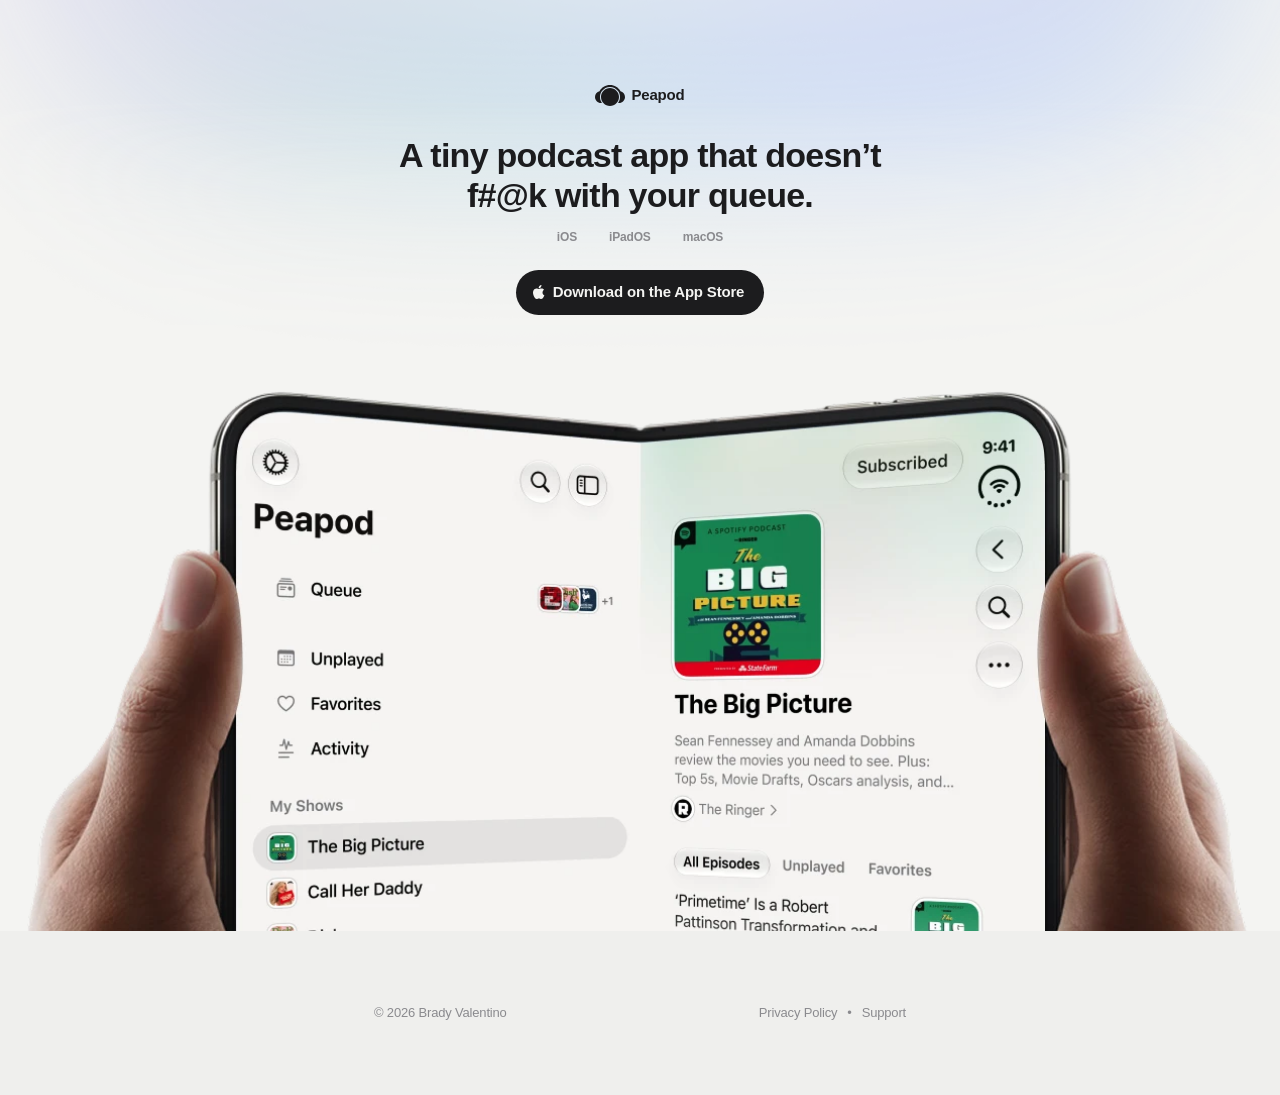
<file: index.html>
<!doctype html>
<html lang="en">
<head>
<meta charset="utf-8">
<meta name="viewport" content="width=device-width, initial-scale=1">
<title>Peapod — a tiny podcast app</title>
<meta name="description" content="I wanted a podcast app that didn’t f#@k with your queue. So I built one. A native podcast app for iOS and macOS.">
<meta name="color-scheme" content="light dark">
<meta property="og:title" content="Peapod">
<meta property="og:description" content="A tiny podcast app.">
<meta property="og:image" content="https://peapod.fm/og.png">
<link rel="icon" href="favicon.png" sizes="32x32">
<link rel="stylesheet" href="styles.css">
</head>
<body>

<div class="splash" aria-hidden="true"><img src="splash.png" alt=""></div>

<main class="home">
  <div class="copy">
    <a href="/" class="title"><span class="title"><svg class="mark" width="30" height="21" viewBox="0 0 30 21" fill="none" xmlns="http://www.w3.org/2000/svg" aria-hidden="true"><path d="M15 3C19.9706 3 24 7.02944 24 12C24 16.9706 19.9706 21 15 21C10.0294 21 6 16.9706 6 12C6 7.02944 10.0294 3 15 3ZM15 0C19.5189 0 23.4535 2.49814 25.5 6.18848C25.4884 6.18549 25.4765 6.18359 25.4648 6.18066C28.0704 6.83447 30 9.19164 30 12C30 15.3137 27.3137 18 24 18C23.6783 18 23.3627 17.9736 23.0547 17.9248C24.2766 16.2664 25 14.218 25 12C25 9.78172 24.2769 7.73275 23.0547 6.07422L23.0527 6.0752C21.2321 3.60457 18.3045 2 15 2C11.6953 2 8.76688 3.6043 6.94629 6.0752C6.94529 6.07504 6.94436 6.07438 6.94336 6.07422C5.72156 7.73258 5 9.78214 5 12C5 14.2178 5.72261 16.2665 6.94434 17.9248C6.63664 17.9735 6.32137 18 6 18C2.68629 18 0 15.3137 0 12C0 9.20419 1.91209 6.85449 4.5 6.18848C6.54649 2.49814 10.4811 0 15 0ZM4.94824 6.09375C4.90811 6.10083 4.86798 6.10736 4.82812 6.11523C4.86797 6.10734 4.90812 6.10085 4.94824 6.09375ZM25.1709 6.11523C25.131 6.10736 25.0909 6.10082 25.0508 6.09375C25.0909 6.10084 25.1311 6.10735 25.1709 6.11523ZM5.31738 6.03906C5.2644 6.04503 5.21173 6.05223 5.15918 6.05957C5.21173 6.0522 5.26441 6.04506 5.31738 6.03906ZM24.8398 6.05957C24.7873 6.05224 24.7346 6.04503 24.6816 6.03906C24.7346 6.04505 24.7873 6.05221 24.8398 6.05957ZM5.65723 6.00977C5.60591 6.01264 5.55487 6.01734 5.50391 6.02148C5.55487 6.01731 5.60591 6.01266 5.65723 6.00977ZM24.4951 6.02148C24.4442 6.01734 24.3931 6.01263 24.3418 6.00977C24.3931 6.01265 24.4442 6.01732 24.4951 6.02148Z" fill="currentColor"></path></svg>Peapod</span></a>

    <p class="pitch">A tiny podcast app that doesn’t f#@k with your queue.</p>
    <p class="note"><span>iOS</span> <span>iPadOS</span> <span>macOS</span></p>

    <p class="cta">
      <a class="badge" href="https://apps.apple.com/ca/app/peapod/id6751155432">
        <svg width="12" height="14" viewBox="0 0 12 14" fill="currentColor" xmlns="http://www.w3.org/2000/svg">
          <path d="M9.51331 7.44519C9.52023 6.90858 9.66277 6.38244 9.92766 5.91572C10.1926 5.449 10.5712 5.05687 11.0284 4.7758C10.7379 4.36102 10.3548 4.01967 9.90939 3.77887C9.46396 3.53806 8.96852 3.40443 8.46242 3.38859C7.38284 3.27527 6.33622 4.03465 5.78604 4.03465C5.2253 4.03465 4.37824 3.39984 3.46609 3.41864C2.87611 3.43771 2.30114 3.60928 1.79719 3.91662C1.29324 4.22397 0.877488 4.65662 0.590452 5.17241C-0.652959 7.32513 0.274529 10.4889 1.46557 12.229C2.06144 13.0811 2.75789 14.0329 3.66918 13.9991C4.56093 13.9622 4.89404 13.4305 5.9704 13.4305C7.03687 13.4305 7.34933 13.9991 8.27911 13.9777C9.23603 13.9622 9.83894 13.1218 10.4139 12.2617C10.8421 11.6545 11.1715 10.9835 11.3901 10.2734C10.8342 10.0383 10.3598 9.64472 10.026 9.14178C9.69228 8.63884 9.51396 8.04879 9.51331 7.44519ZM7.75713 2.24422C8.27888 1.61788 8.53593 0.812812 8.47367 0C7.67657 0.0837374 6.94029 0.464716 6.41152 1.06703C6.15297 1.36126 5.95495 1.70357 5.82878 2.07438C5.7026 2.44519 5.65075 2.83723 5.67618 3.22809C6.07489 3.2322 6.46933 3.14579 6.82979 2.97535C7.19026 2.80492 7.50729 2.55497 7.75713 2.24422Z"/>
        </svg>
        Download on the App Store
      </a>
    </p>
  </div>

  <figure class="device">
    <div class="device-clip">
      <picture>
        <source media="(prefers-color-scheme: dark)"
                srcset="duo-dark.webp 635w, duo-dark@2x.webp 1269w, duo-dark@3x.webp 2538w"
                sizes="clamp(512px, 100vw, 1269px)">
        <img src="duo.webp"
             srcset="duo.webp 635w, duo@2x.webp 1269w, duo@3x.webp 2538w"
             sizes="clamp(512px, 100vw, 1269px)"
             width="1269" height="841"
             alt="Peapod on iPhone Duo">
      </picture>
    </div>
  </figure>

  <!--<figure class="device">
    <div class="device-clip">
      <picture>
        <source media="(prefers-color-scheme: dark)"
                srcset="macos-dark.webp 1280w, macos-dark@2x.webp 2560w, macos-dark@3x.webp 3840w"
                sizes="clamp(512px, 100vw, 1280px)">
        <img src="macos-light.webp"
             srcset="macos-light.webp 1280w, macos-light@2x.webp 2560w, macos-light@3x.webp 3840w"
             sizes="clamp(512px, 100vw, 1280px)"
             width="1280" height="906"
             alt="Peapod’s queue on macOS">
      </picture>
    </div>
  </figure>-->
</main>

<footer class="home-foot">
  <div class="home-foot-inner">
    <p>© 2026 Brady Valentino</p>
    <nav>
      <a href="privacy.html">Privacy Policy</a>
      <span aria-hidden="true">•</span>
      <a href="mailto:support@peapod.fm">Support</a>
    </nav>
  </div>
</footer>

</body>
</html>
</file>
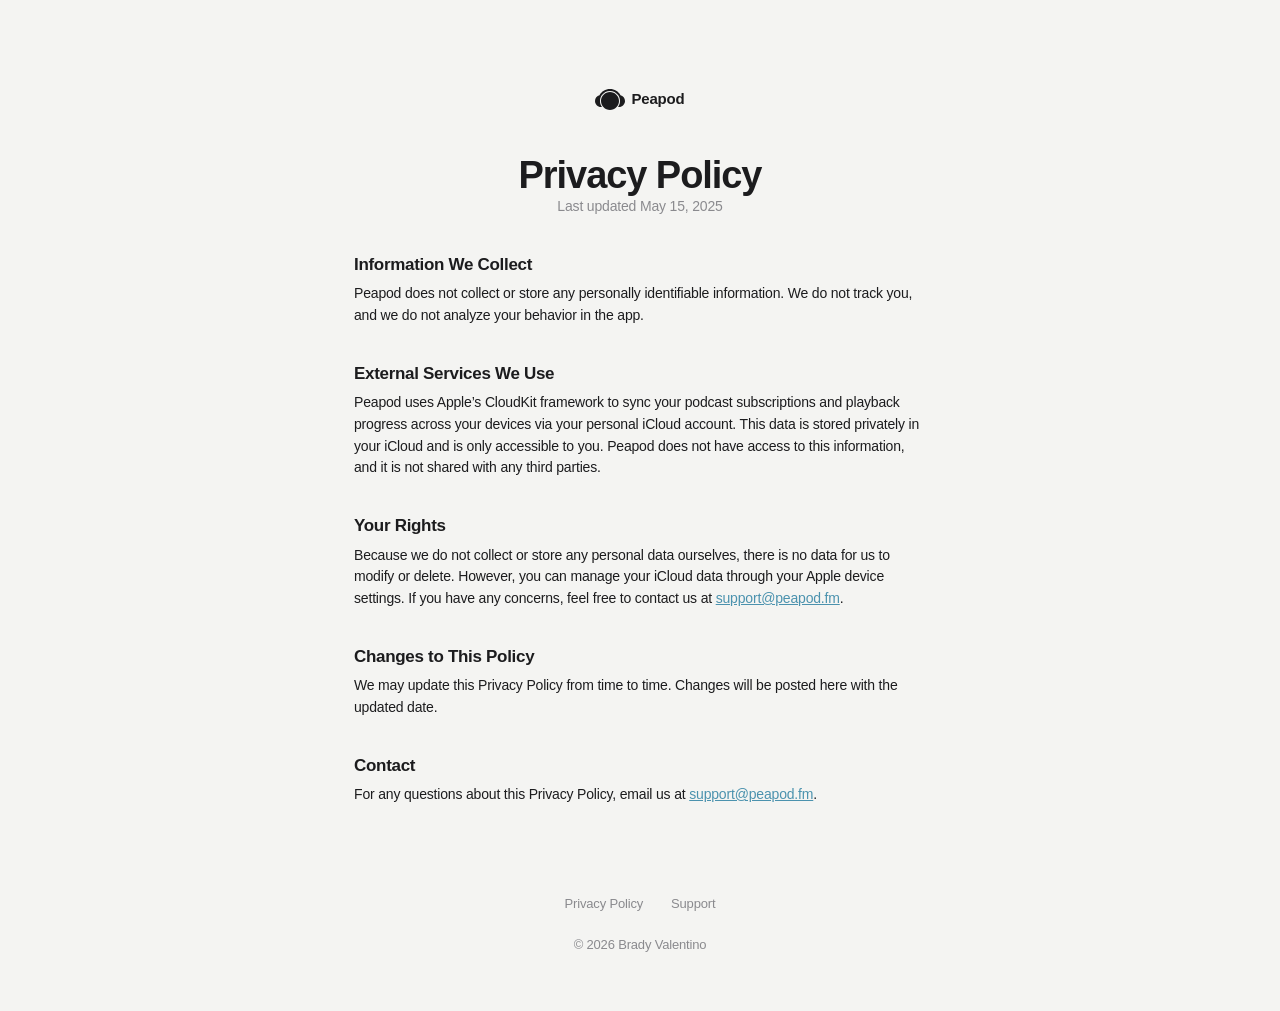
<file: privacy.html>
<!doctype html>
<html lang="en">
<head>
<meta charset="utf-8">
<meta name="viewport" content="width=device-width, initial-scale=1">
<title>Privacy Policy — Peapod</title>
<meta name="description" content="Peapod does not collect or store any personally identifiable information.">
<meta property="og:image" content="https://peapod.fm/og.png">
<meta name="color-scheme" content="light dark">
<link rel="icon" href="favicon.svg" type="image/svg+xml">
<link rel="stylesheet" href="styles.css">
</head>
<body>

<main class="page doc">

    <a href="/" class="title"><span class="title" style="margin-bottom:44px;"><svg class="mark" width="30" height="21" viewBox="0 0 30 21" fill="none" xmlns="http://www.w3.org/2000/svg" aria-hidden="true"><path d="M15 3C19.9706 3 24 7.02944 24 12C24 16.9706 19.9706 21 15 21C10.0294 21 6 16.9706 6 12C6 7.02944 10.0294 3 15 3ZM15 0C19.5189 0 23.4535 2.49814 25.5 6.18848C25.4884 6.18549 25.4765 6.18359 25.4648 6.18066C28.0704 6.83447 30 9.19164 30 12C30 15.3137 27.3137 18 24 18C23.6783 18 23.3627 17.9736 23.0547 17.9248C24.2766 16.2664 25 14.218 25 12C25 9.78172 24.2769 7.73275 23.0547 6.07422L23.0527 6.0752C21.2321 3.60457 18.3045 2 15 2C11.6953 2 8.76688 3.6043 6.94629 6.0752C6.94529 6.07504 6.94436 6.07438 6.94336 6.07422C5.72156 7.73258 5 9.78214 5 12C5 14.2178 5.72261 16.2665 6.94434 17.9248C6.63664 17.9735 6.32137 18 6 18C2.68629 18 0 15.3137 0 12C0 9.20419 1.91209 6.85449 4.5 6.18848C6.54649 2.49814 10.4811 0 15 0ZM4.94824 6.09375C4.90811 6.10083 4.86798 6.10736 4.82812 6.11523C4.86797 6.10734 4.90812 6.10085 4.94824 6.09375ZM25.1709 6.11523C25.131 6.10736 25.0909 6.10082 25.0508 6.09375C25.0909 6.10084 25.1311 6.10735 25.1709 6.11523ZM5.31738 6.03906C5.2644 6.04503 5.21173 6.05223 5.15918 6.05957C5.21173 6.0522 5.26441 6.04506 5.31738 6.03906ZM24.8398 6.05957C24.7873 6.05224 24.7346 6.04503 24.6816 6.03906C24.7346 6.04505 24.7873 6.05221 24.8398 6.05957ZM5.65723 6.00977C5.60591 6.01264 5.55487 6.01734 5.50391 6.02148C5.55487 6.01731 5.60591 6.01266 5.65723 6.00977ZM24.4951 6.02148C24.4442 6.01734 24.3931 6.01263 24.3418 6.00977C24.3931 6.01265 24.4442 6.01732 24.4951 6.02148Z" fill="currentColor"></path></svg>Peapod</span></a>

  <h1>Privacy Policy</h1>
  <p class="sub">Last updated May 15, 2025</p>

  <section>
    <h2>Information We Collect</h2>
    <p>Peapod does not collect or store any personally identifiable information. We do not track you, and we do not analyze your behavior in the app.</p>
  </section>

  <section>
    <h2>External Services We Use</h2>
    <p>Peapod uses Apple’s CloudKit framework to sync your podcast subscriptions and playback progress across your devices via your personal iCloud account. This data is stored privately in your iCloud and is only accessible to you. Peapod does not have access to this information, and it is not shared with any third parties.</p>
  </section>

  <section>
    <h2>Your Rights</h2>
    <p>Because we do not collect or store any personal data ourselves, there is no data for us to modify or delete. However, you can manage your iCloud data through your Apple device settings. If you have any concerns, feel free to contact us at <a href="mailto:support@peapod.fm">support@peapod.fm</a>.</p>
  </section>

  <section>
    <h2>Changes to This Policy</h2>
    <p>We may update this Privacy Policy from time to time. Changes will be posted here with the updated date.</p>
  </section>

  <section>
    <h2>Contact</h2>
    <p>For any questions about this Privacy Policy, email us at <a href="mailto:support@peapod.fm">support@peapod.fm</a>.</p>
  </section>

</main>

<footer class="foot">
  <nav>
    <a href="privacy.html">Privacy Policy</a>
    <a href="mailto:support@peapod.fm">Support</a>
  </nav>
  <p>© 2026 Brady Valentino</p>
</footer>

</body>
</html>
</file>
<file: styles.css>
/* Peapod */

:root {
  --bg:     #f4f4f2;
  --fg:     #1c1c1e;
  --muted:  #8a8a8e;
  --tint:   #4B92AE;
  --bg-foot: #efefed;

  --font: -apple-system, BlinkMacSystemFont, "Segoe UI", Roboto,
          "Helvetica Neue", Helvetica, Arial, sans-serif;

  --gutter: 24px;
  --column: 620px;
}

@media (prefers-color-scheme: dark) {
  :root {
    --bg:     #111113;
    --fg:     #f2f2f0;
    --muted:  #8a8a8e;
    --tint:   #479ff0;
    --bg-foot: #0a0a0b;
  }
}

* { box-sizing: border-box; }

html { -webkit-text-size-adjust: 100%; }

body {
  margin: 0;
  background: var(--bg);
  color: var(--fg);
  font-family: var(--font);
  font-size: 16px;
  line-height: 1.5;
  letter-spacing: -0.011em;
  -webkit-font-smoothing: antialiased;
}

a { color: var(--tint); }

/* ---- layout ---- */

.page {
  /*max-width: var(--column);*/
  margin: 0 auto;
  padding: 72px var(--gutter) 0;
  text-align: center;
}

span.title {
    display: flex;
    align-items: center;
    justify-content: center;
    gap: 6px;
    font-size: 15px;
    font-weight: 600;
}

a.title {
    color: var(--fg);
    text-decoration: none;
}

a.title:hover {
    opacity: 0.5;
    transition: 0.5s all;
}

h1 {
    margin: 0;
    font-size: 38px;
    font-weight: 700;
    line-height: 1.1;
    letter-spacing: -0.028em;
}

.sub {
  margin: 8px 0 0;
  color: var(--muted);
  font-size: 15px;
}

.pitch {
  margin: 32px 0 0;
  font-size: 34px;
  font-weight: 600;
  letter-spacing: -0.015em;
  text-wrap: balance;
}

/* ---- app store ---- */

.cta { margin: 32px 0 0; }

.badge {
  display: inline-flex;
  align-items: center;
  gap: 8px;
  padding: 11px 20px 11px 17px;
  border-radius: 999px;
  background: var(--fg);
  color: var(--bg);
  font-size: 15px;
  font-weight: 600;
  letter-spacing: -0.012em;
  text-decoration: none;
  transition: background-color 0.2s, color 0.2s, box-shadow 0.2s;
}

/* Inverted; the inset stroke keeps the pill's edge visible on the page. */
.badge:hover,
.badge:focus-visible {
  background: var(--bg);
  color: var(--fg);
  box-shadow: inset 0 0 0 1px var(--fg);
}

.glyph {
  width: 17px;
  height: 17px;
  margin-top: -2px;
}

.note {
  margin: 12px 0 0;
  color: var(--muted);
  font-size: 12px;
  font-weight: 600;
  display: flex;
  gap: 32px;
  justify-content: center;
}

/* ---- device shot ---- */

.device {
  margin: 56px 0 0;
}

.device img {
  display: block;
  width: 100%;
  max-width: 1170px;
  height: auto;
  margin: 0 auto;
  /*transform: rotate(-2deg);*/
}

/* ---- home ---- */

.splash {
  position: absolute;
  top: 0;
  left: 0;
  right: 0;
  height: 400px;
  overflow: hidden;
  z-index: -1;
  pointer-events: none;
  -webkit-mask-image: linear-gradient(#000 25%, transparent);
          mask-image: linear-gradient(#000 25%, transparent);
}

.splash img {
  position: absolute;
  left: 50%;
  bottom: 0;
  width: max(1680px, 100%);
  max-width: none;
  transform: translateX(-50%);
}

.home {
  padding: 84px 0 0;
  text-align: center;
}

.home .copy { padding: 0 var(--gutter); }

.home .pitch {
  max-width: 500px;
  margin: 28px auto 0;
  font-size: 34px;
  line-height: 1.2;
  letter-spacing: -0.022em;
  text-wrap: pretty;
}

.home .note { margin: 12px 0 0; }

.home .cta { margin: 24px 0 0; }

/* The render is clipped partway down the phone; the clip scales with the
   image so the crop stays the same at every width. */
.home .device {
  margin: clamp(40px, 6vw, 80px) 0 0;
  overflow: hidden;
}

.device-clip {
  position: relative;
  left: 50%;
  width: clamp(512px, 100%, 1280px);
  aspect-ratio: 1280 / 540;
  overflow: hidden;
  transform: translateX(-50%);
}

.home .device img {
  display: block;
  width: 100%;
  max-width: none;
  height: auto;
}

/* Let the footer band fill any leftover viewport height. */
body:has(.home) {
  display: flex;
  flex-direction: column;
  min-height: 100vh;
}

.home-foot {
  flex-grow: 1;
  background: var(--bg-foot);
  color: var(--muted);
  font-size: 13px;
}

.home-foot-inner {
  display: flex;
  justify-content: space-between;
  align-items: center;
  gap: 16px;
  max-width: 580px;
  margin: 0 auto;
  padding: 72px var(--gutter);
}

.home-foot p { margin: 0; }

.home-foot nav {
  display: flex;
  align-items: center;
  gap: 10px;
}

.home-foot a {
  color: var(--muted);
  text-decoration: none;
}

.home-foot a:hover { color: var(--fg); }

@media (max-width: 600px) {
  .home { padding-top: 64px; }
  .home .pitch { font-size: 28px; text-wrap: balance; }

  .home-foot-inner {
    flex-direction: column;
    gap: 18px;
    padding: 40px var(--gutter) 48px;
  }
}

/* ---- privacy page ---- */

.back {
  position: absolute;
  top: 28px;
  left: 28px;
  color: var(--muted);
  font-size: 14px;
  text-decoration: none;
}

.doc {
  max-width: var(--column);
  text-align: left;
  padding-top: 88px;
}

.doc h1,
.doc .sub {
  text-align: center;
}

.doc section {
  margin-top: 34px;
}

.doc h2 {
  margin: 0 0 6px;
  font-size: 17px;
  font-weight: 600;
  letter-spacing: -0.018em;
}

.doc p {
  margin: 0;
  font-size: 14px;
  line-height: 1.55;
}

/* ---- footer ---- */

.foot {
  max-width: var(--column);
  margin: 0 auto;
  padding: 88px var(--gutter) 56px;
  color: var(--muted);
  font-size: 13px;
  text-align: center;
}

.foot nav {
  display: flex;
  justify-content: center;
  gap: 28px;
}

.foot nav a {
  color: var(--muted);
  text-decoration: none;
}

.foot p {
  margin: 22px 0 0;
}

/* ---- small screens ---- */

@media (max-width: 520px) {
  .page { padding-top: 56px; }
  h1 { font-size: 34px; }
  .pitch { margin-top: 44px; }
  .device { margin-top: 44px; }
  .back { top: 20px; left: 20px; }
  .doc { padding-top: 68px; }
  .foot { padding-top: 64px; }
}
</file>
